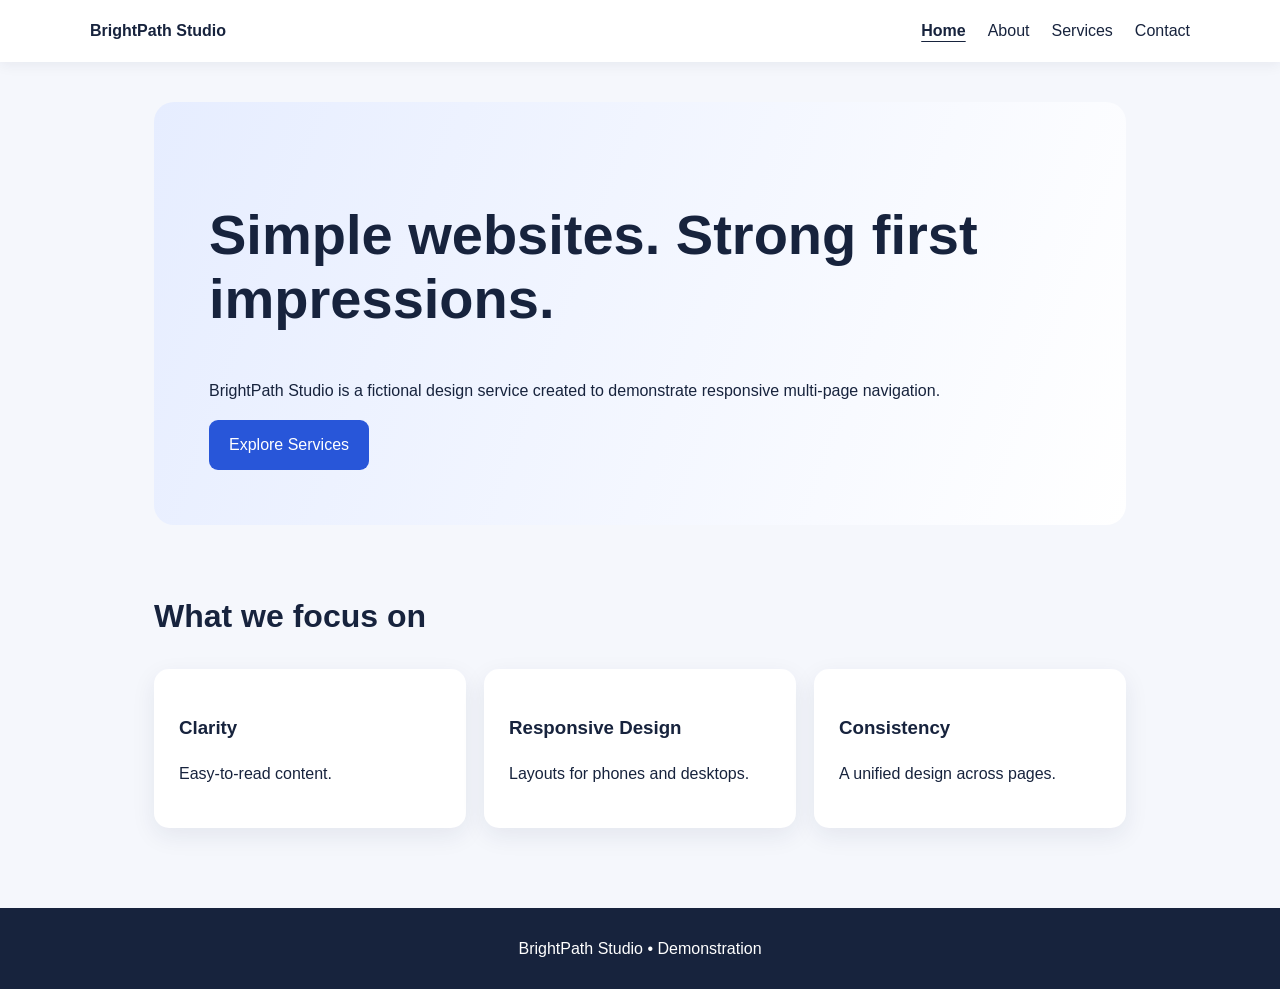
<file: index.html>
<!DOCTYPE html>
<html lang="en">

<head>
    <meta charset="UTF-8">
    <meta name="viewport" content="width=device-width,initial-scale=1">
    <title>Home | BrightPath Studio</title>
    <link rel="stylesheet" href="style.css">
</head>

<body>
    <header><strong>BrightPath Studio</strong><button id="menuButton" class="menu-button" aria-expanded="false"
            aria-controls="menu">☰ <span class="sr">Menu</span></button>
        <nav id="menu"><a href="index.html" aria-current="page">Home</a><a href="about.html">About</a><a href="services.html">Services</a><a
                href="contact.html">Contact</a></nav>
    </header>
    <main>
        <section class="hero">
            <h1>Simple websites. Strong first impressions.</h1>
            <p>BrightPath Studio is a fictional design service created to demonstrate responsive multi-page navigation.
            </p><a class="btn" href="services.html">Explore Services</a>
        </section>
        <section>
            <h2>What we focus on</h2>
            <div class="grid">
                <div class="card">
                    <h3>Clarity</h3>
                    <p>Easy-to-read content.</p>
                </div>
                <div class="card">
                    <h3>Responsive Design</h3>
                    <p>Layouts for phones and desktops.</p>
                </div>
                <div class="card">
                    <h3>Consistency</h3>
                    <p>A unified design across pages.</p>
                </div>
            </div>
        </section>
    </main>
    <footer>BrightPath Studio • Demonstration</footer>
    <script src="script.js" defer></script>
</body>

</html>
</file>
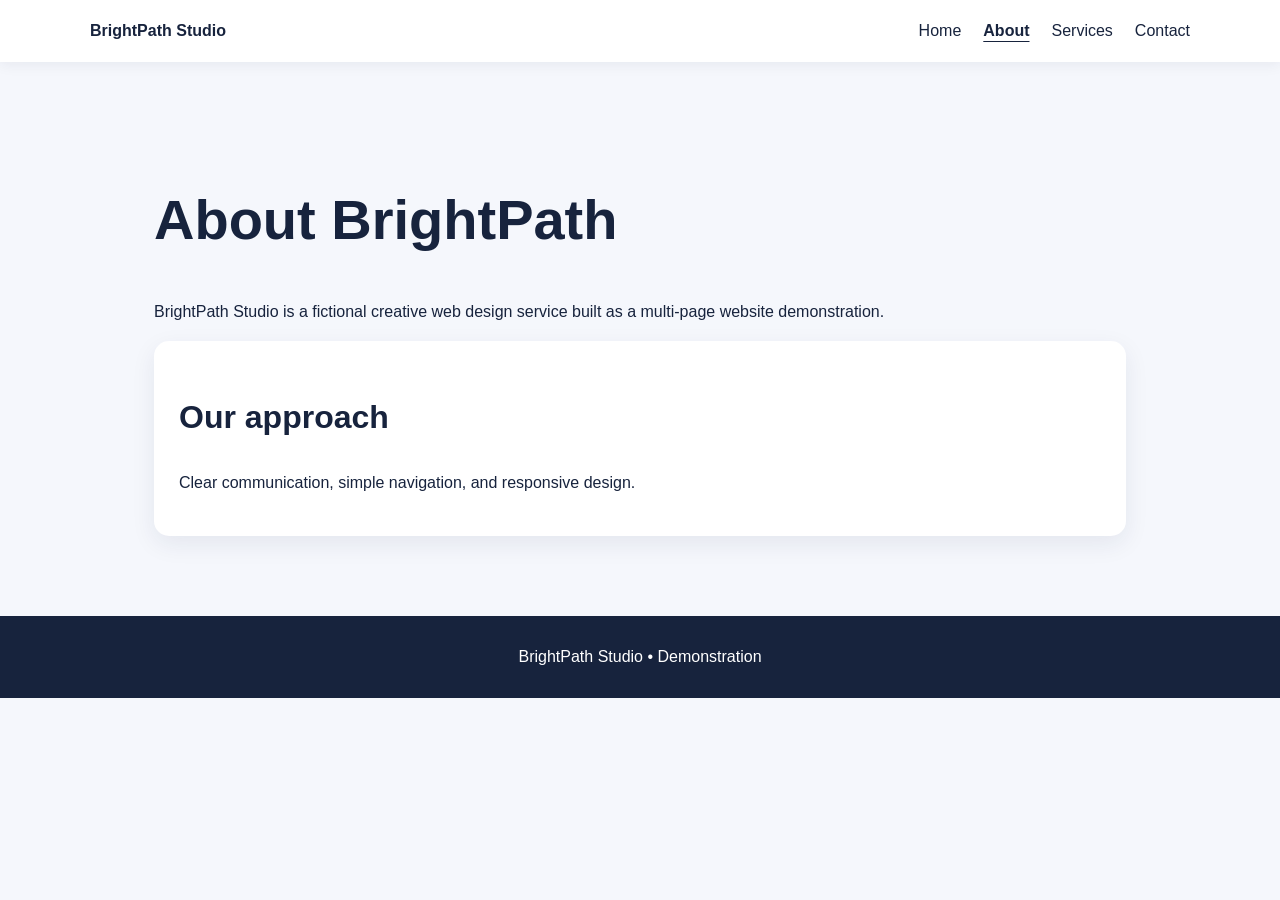
<file: about.html>
<!DOCTYPE html>
<html lang="en">

<head>
    <meta charset="UTF-8">
    <meta name="viewport" content="width=device-width,initial-scale=1">
    <title>About | BrightPath Studio</title>
    <link rel="stylesheet" href="style.css">
</head>

<body>
    <header><strong>BrightPath Studio</strong><button id="menuButton" class="menu-button" aria-expanded="false"
            aria-controls="menu">☰ <span class="sr">Menu</span></button>
        <nav id="menu"><a href="index.html">Home</a><a href="about.html" aria-current="page">About</a><a href="services.html">Services</a><a
                href="contact.html">Contact</a></nav>
    </header>
    <main>
        <section>
            <h1>About BrightPath</h1>
            <p>BrightPath Studio is a fictional creative web design service built as a multi-page website demonstration.
            </p>
            <div class="card">
                <h2>Our approach</h2>
                <p>Clear communication, simple navigation, and responsive design.</p>
            </div>
        </section>
    </main>
    <footer>BrightPath Studio • Demonstration</footer>
    <script src="script.js" defer></script>
</body>

</html>
</file>
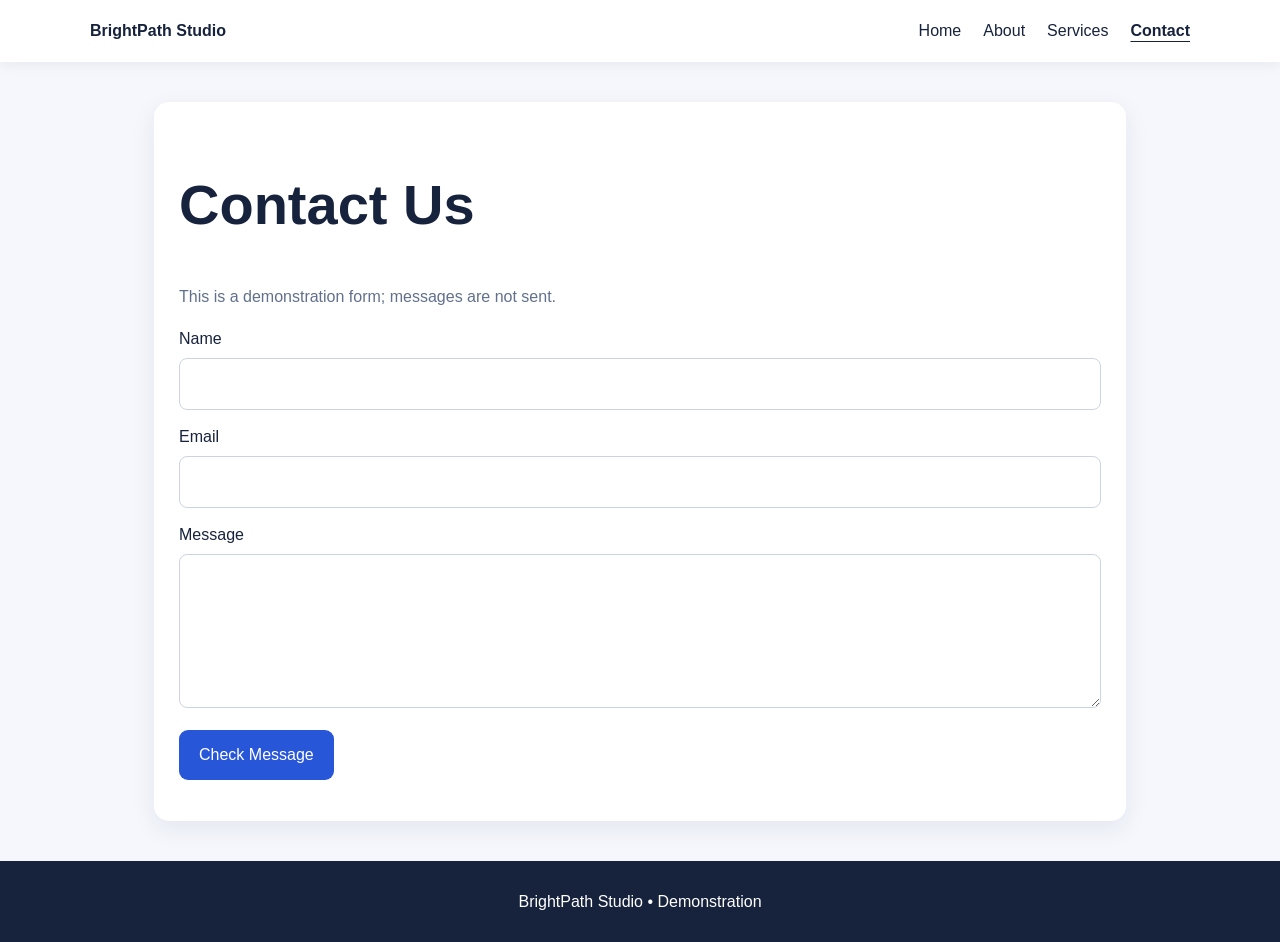
<file: contact.html>
<!DOCTYPE html>
<html lang="en">

<head>
    <meta charset="UTF-8">
    <meta name="viewport" content="width=device-width,initial-scale=1">
    <title>Contact | BrightPath Studio</title>
    <link rel="stylesheet" href="style.css">
</head>

<body>
    <header><strong>BrightPath Studio</strong><button id="menuButton" class="menu-button" aria-expanded="false"
            aria-controls="menu">☰ <span class="sr">Menu</span></button>
        <nav id="menu"><a href="index.html">Home</a><a href="about.html">About</a><a href="services.html">Services</a><a href="contact.html" aria-current="page">Contact</a></nav>
    </header>
    <main>
        <section class="card">
            <h1>Contact Us</h1>
            <p class="muted">This is a demonstration form; messages are not sent.</p>
            <form id="contactForm" novalidate><label for="name">Name</label><input id="name" required><label
                    for="email">Email</label><input id="email" type="email" required><label
                    for="message">Message</label><textarea id="message" rows="5" required></textarea><button
                    type="submit">Check Message</button>
                <p id="status" role="status" aria-live="polite"></p>
            </form>
        </section>
    </main>
    <footer>BrightPath Studio • Demonstration</footer>
    <script src="script.js" defer></script>
</body>

</html>
</file>
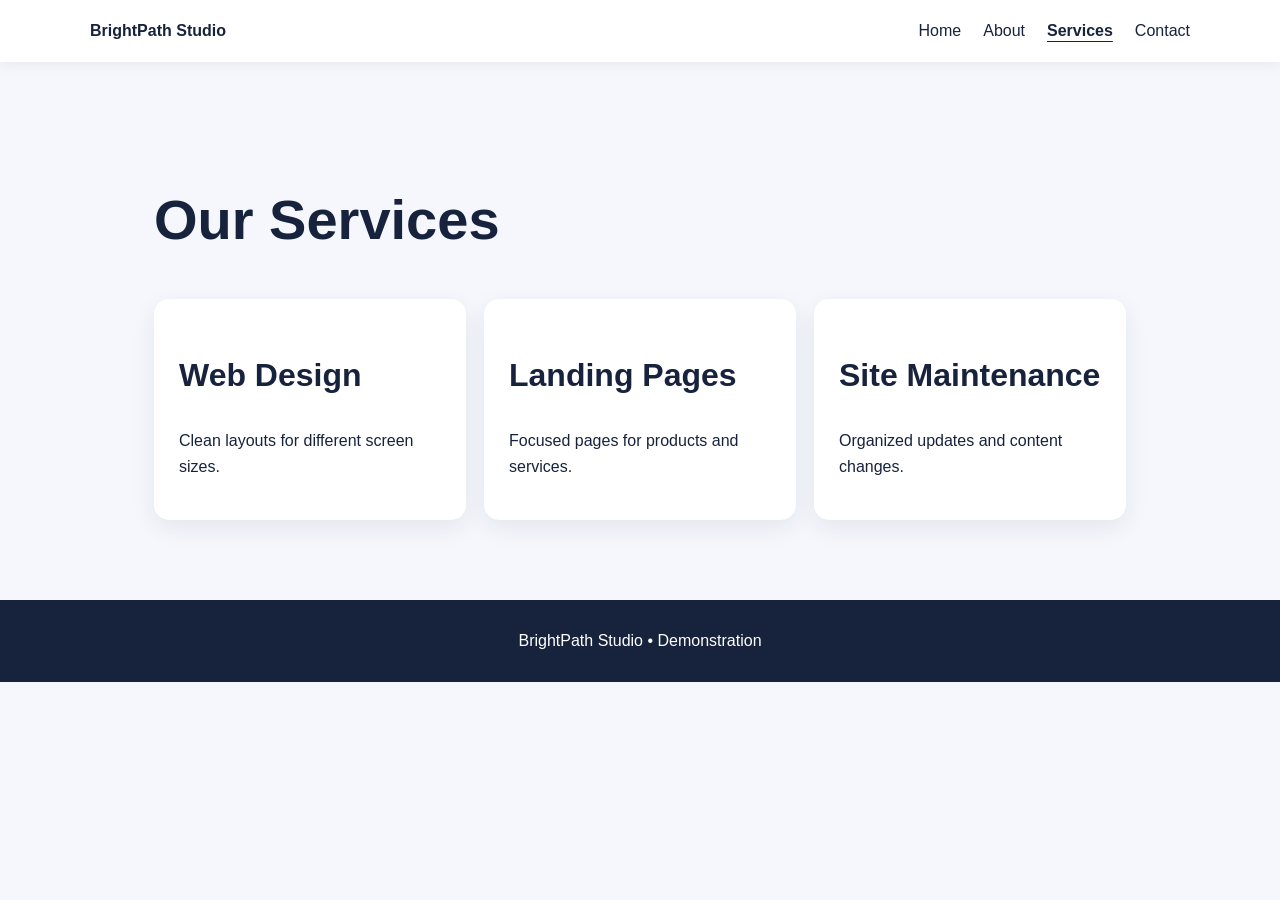
<file: services.html>
<!DOCTYPE html>
<html lang="en">

<head>
    <meta charset="UTF-8">
    <meta name="viewport" content="width=device-width,initial-scale=1">
    <title>Services | BrightPath Studio</title>
    <link rel="stylesheet" href="style.css">
</head>

<body>
    <header><strong>BrightPath Studio</strong><button id="menuButton" class="menu-button" aria-expanded="false"
            aria-controls="menu">☰ <span class="sr">Menu</span></button>
        <nav id="menu"><a href="index.html">Home</a><a href="about.html">About</a><a href="services.html" aria-current="page">Services</a><a
                href="contact.html">Contact</a></nav>
    </header>
    <main>
        <section>
            <h1>Our Services</h1>
            <div class="grid">
                <article class="card">
                    <h2>Web Design</h2>
                    <p>Clean layouts for different screen sizes.</p>
                </article>
                <article class="card">
                    <h2>Landing Pages</h2>
                    <p>Focused pages for products and services.</p>
                </article>
                <article class="card">
                    <h2>Site Maintenance</h2>
                    <p>Organized updates and content changes.</p>
                </article>
            </div>
        </section>
    </main>
    <footer>BrightPath Studio • Demonstration</footer>
    <script src="script.js" defer></script>
</body>

</html>
</file>
<file: style.css>
* {
    box-sizing: border-box
}

html {
    scroll-behavior: smooth
}

body {
    margin: 0;
    font-family: Arial, sans-serif;
    background: #f5f7fc;
    color: #17233d;
    line-height: 1.6
}

a {
    color: inherit;
    text-decoration: none
}

button,
input,
textarea {
    font: inherit
}

button {
    cursor: pointer
}

button,
.btn {
    border: 0;
    background: #2856d9;
    color: white;
    border-radius: 9px;
    padding: 12px 20px;
    display: inline-block
}

button:hover,
.btn:hover {
    background: #193ca7
}

header {
    background: #fff;
    box-shadow: 0 2px 14px #17233d12;
    padding: 18px max(5%, calc((100% - 1100px)/2));
    display: flex;
    justify-content: space-between;
    align-items: center;
    gap: 16px
}

nav {
    display: flex;
    gap: 22px
}

main {
    max-width: 1100px;
    margin: auto;
    padding: 40px 5%
}

section {
    padding: 40px 0
}

h1 {
    font-size: clamp(2rem, 5vw, 3.5rem);
    line-height: 1.15
}

h2 {
    font-size: 2rem
}

.muted {
    color: #61708c
}

.grid {
    display: grid;
    grid-template-columns: repeat(auto-fit, minmax(220px, 1fr));
    gap: 18px
}

.card {
    background: white;
    border-radius: 15px;
    padding: 25px;
    box-shadow: 0 8px 25px #1a285014
}

footer {
    text-align: center;
    padding: 28px;
    background: #17233d;
    color: white
}

input,
textarea {
    width: 100%;
    padding: 12px;
    border: 1px solid #ccd4e2;
    border-radius: 8px;
    margin: 7px 0 14px
}

input:focus,
textarea:focus {
    outline: 2px solid #8ca8ff
}

@media(max-width:650px) {
    header {
        flex-wrap: wrap
    }

    nav {
        flex-wrap: wrap;
        gap: 12px
    }

    main {
        padding: 24px 6%
    }

    section {
        padding: 25px 0
    }
}

.menu-button {
    display: none
}

.hero {
    background: linear-gradient(110deg, #e6edff, #fff);
    padding: 55px;
    border-radius: 20px
}

.sr {
    position: absolute;
    width: 1px;
    height: 1px;
    overflow: hidden;
    clip: rect(0, 0, 0, 0)
}

@media(max-width:650px) {
    .menu-button {
        display: block
    }

    header nav {
        display: none;
        width: 100%;
        flex-direction: column
    }

    header nav.open {
        display: flex
    }

    .hero {
        padding: 28px
    }
}

nav a[aria-current="page"] { font-weight: 700; text-decoration: underline; text-underline-offset: 5px; }
</file>
